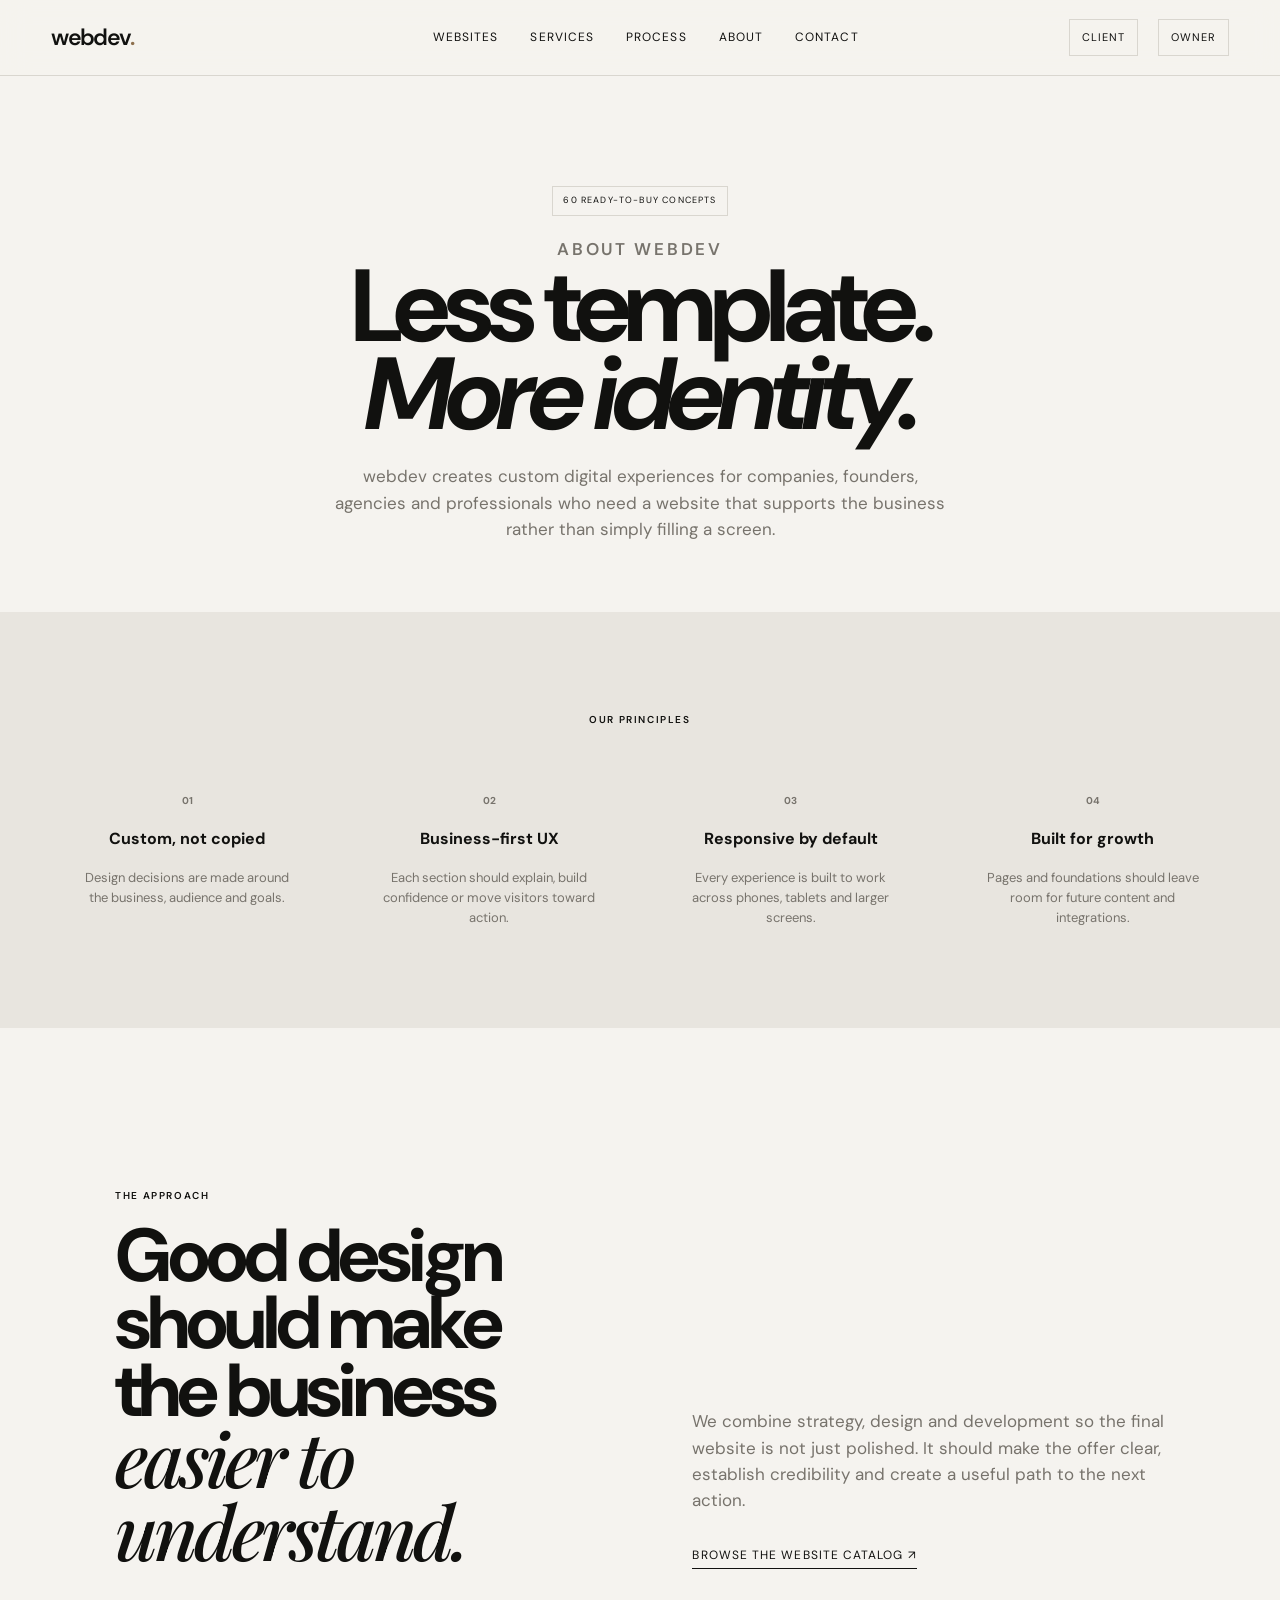
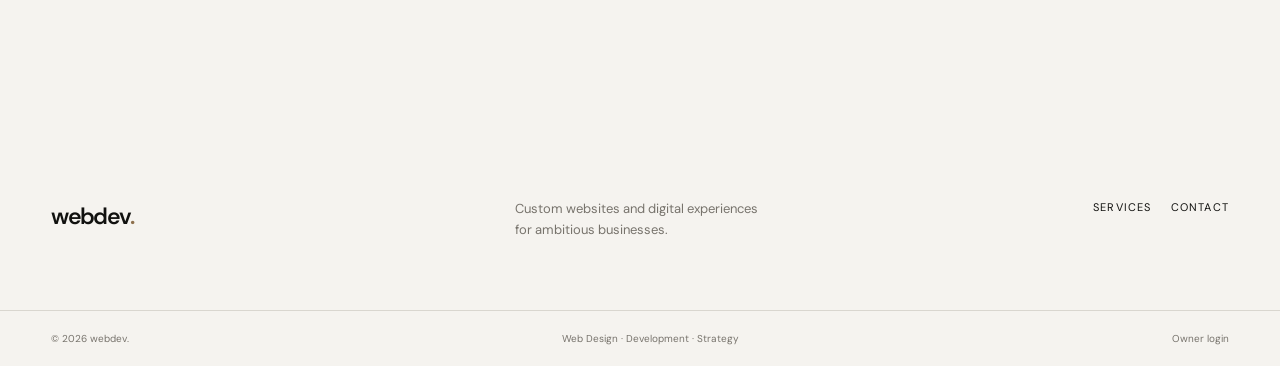
<file: about.html>
<!doctype html><html lang="en"><head><meta charset="UTF-8"><meta name="viewport" content="width=device-width,initial-scale=1"><meta name="description" content="About webdev and its approach to custom business websites."><title>About — webdev</title><link rel="stylesheet" href="style.css"></head><body><header class="nav"><a class="logo" href="index.html">webdev<span>.</span></a><nav><a href="websites.html">Websites</a><a href="services.html">Services</a><a href="process.html">Process</a><a href="about.html">About</a><a href="contact.html">Contact</a></nav><div class="actions"><a class="nav-portal" href="client.html">Client</a><a class="nav-portal" href="login.html">Owner</a></div><button class="menu" onclick="location.href='index.html'">Home</button></header><main><section class="catalog-hero"><p class="eyebrow">ABOUT WEBDEV</p><h1>Less template.<br><em>More identity.</em></h1><p>webdev creates custom digital experiences for companies, founders, agencies and professionals who need a website that supports the business rather than simply filling a screen.</p></section><section class="trust"><p class="eyebrow">OUR PRINCIPLES</p><div class="trust-grid"><div><b>01</b><h3>Custom, not copied</h3><p>Design decisions are made around the business, audience and goals.</p></div><div><b>02</b><h3>Business-first UX</h3><p>Each section should explain, build confidence or move visitors toward action.</p></div><div><b>03</b><h3>Responsive by default</h3><p>Every experience is built to work across phones, tablets and larger screens.</p></div><div><b>04</b><h3>Built for growth</h3><p>Pages and foundations should leave room for future content and integrations.</p></div></div></section><section class="manifesto"><div><p class="eyebrow">THE APPROACH</p><h2>Good design should make the business <em>easier to understand.</em></h2></div><div><p>We combine strategy, design and development so the final website is not just polished. It should make the offer clear, establish credibility and create a useful path to the next action.</p><a class="text-link" href="websites.html">Browse the website catalog ↗</a></div></section></main><footer><div class="footer-top"><a class="logo" href="index.html">webdev<span>.</span></a><p>Custom websites and digital experiences for ambitious businesses.</p><div class="social"><a href="services.html">Services</a><a href="contact.html">Contact</a></div></div><div class="footer-bottom"><span>© 2026 webdev.</span><span>Web Design · Development · Strategy</span><span><a href="login.html">Owner login</a></span></div></footer></body></html>
</file>
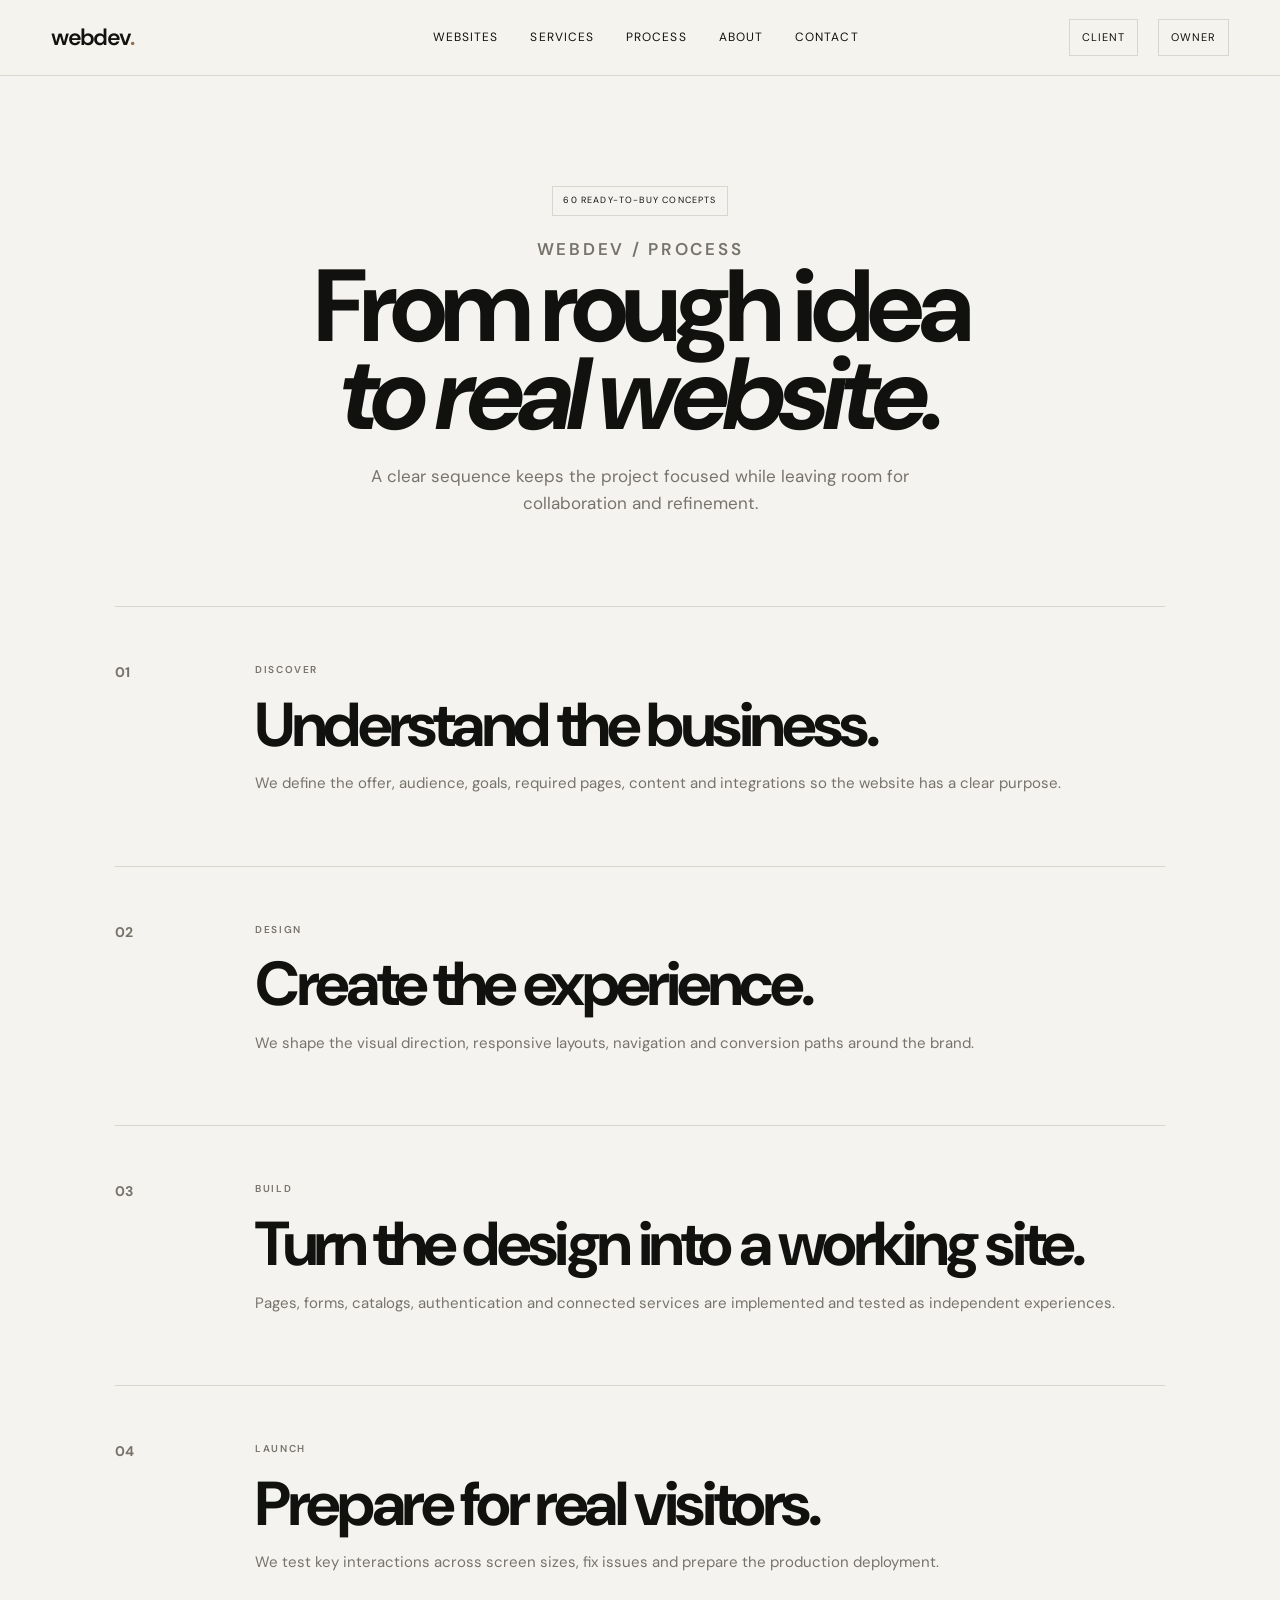
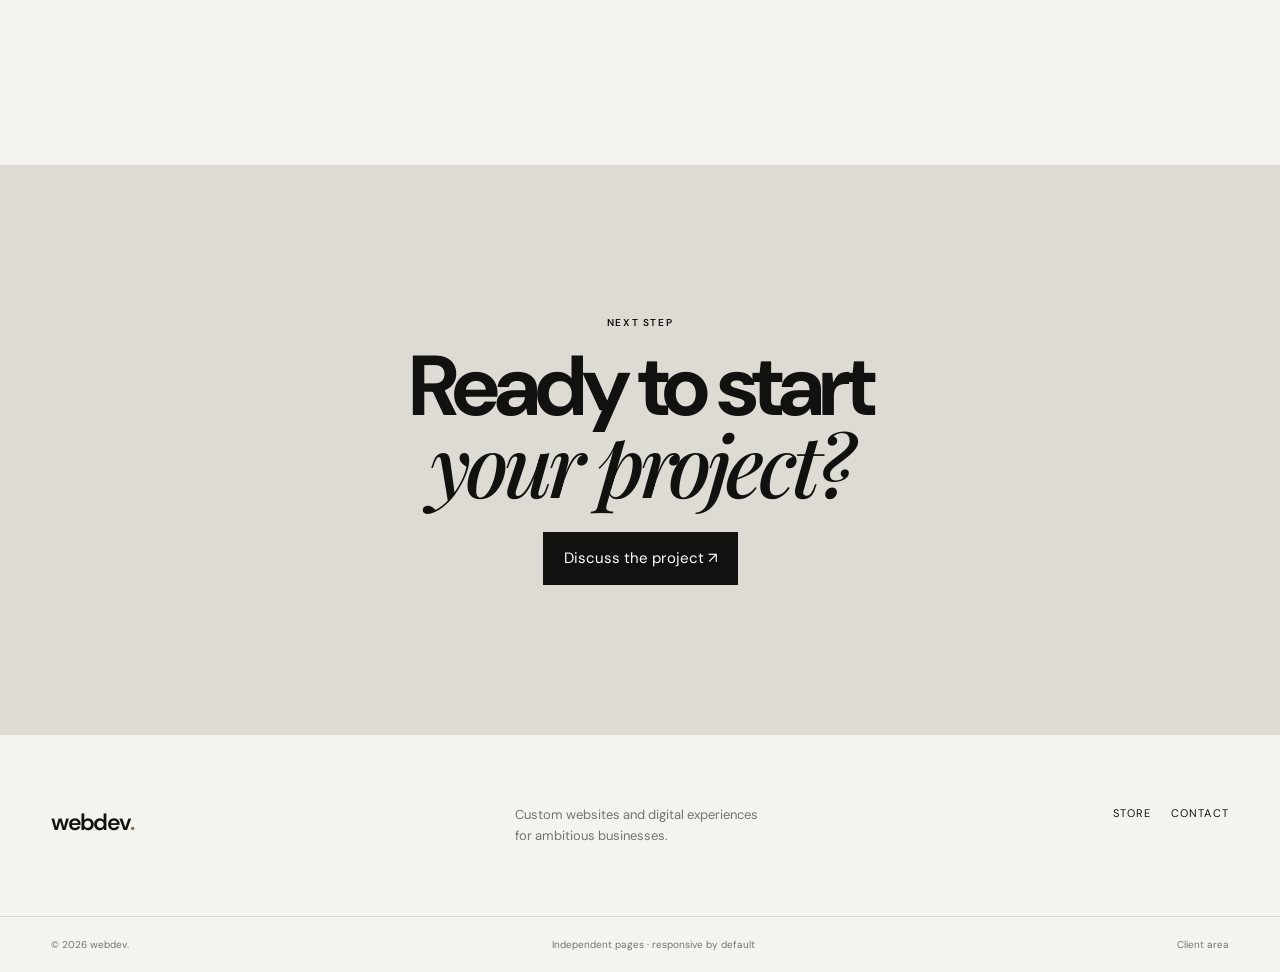
<file: process.html>
<!doctype html><html lang="en"><head><meta charset="UTF-8"><meta name="viewport" content="width=device-width,initial-scale=1"><meta name="description" content="The webdev website design and development process."><title>Process — webdev</title><link rel="stylesheet" href="style.css"></head><body><header class="nav"><a class="logo" href="index.html">webdev<span>.</span></a><nav><a href="websites.html">Websites</a><a href="services.html">Services</a><a href="process.html">Process</a><a href="about.html">About</a><a href="contact.html">Contact</a></nav><div class="actions"><a class="nav-portal" href="client.html">Client</a><a class="nav-portal" href="login.html">Owner</a></div><button class="menu" onclick="location.href='index.html'">Home</button></header><main><section class="catalog-hero"><p class="eyebrow">WEBDEV / PROCESS</p><h1>From rough idea<br><em>to real website.</em></h1><p>A clear sequence keeps the project focused while leaving room for collaboration and refinement.</p></section><section class="process-list"><article><b>01</b><div><p class="eyebrow">DISCOVER</p><h2>Understand the business.</h2><p>We define the offer, audience, goals, required pages, content and integrations so the website has a clear purpose.</p></div></article><article><b>02</b><div><p class="eyebrow">DESIGN</p><h2>Create the experience.</h2><p>We shape the visual direction, responsive layouts, navigation and conversion paths around the brand.</p></div></article><article><b>03</b><div><p class="eyebrow">BUILD</p><h2>Turn the design into a working site.</h2><p>Pages, forms, catalogs, authentication and connected services are implemented and tested as independent experiences.</p></div></article><article><b>04</b><div><p class="eyebrow">LAUNCH</p><h2>Prepare for real visitors.</h2><p>We test key interactions across screen sizes, fix issues and prepare the production deployment.</p></div></article></section><section class="newsletter"><p class="eyebrow">NEXT STEP</p><h2>Ready to start<br><em>your project?</em></h2><a class="btn dark" href="contact.html">Discuss the project ↗</a></section></main><footer><div class="footer-top"><a class="logo" href="index.html">webdev<span>.</span></a><p>Custom websites and digital experiences for ambitious businesses.</p><div class="social"><a href="websites.html">Store</a><a href="contact.html">Contact</a></div></div><div class="footer-bottom"><span>© 2026 webdev.</span><span>Independent pages · responsive by default</span><span><a href="client.html">Client area</a></span></div></footer></body></html>
</file>
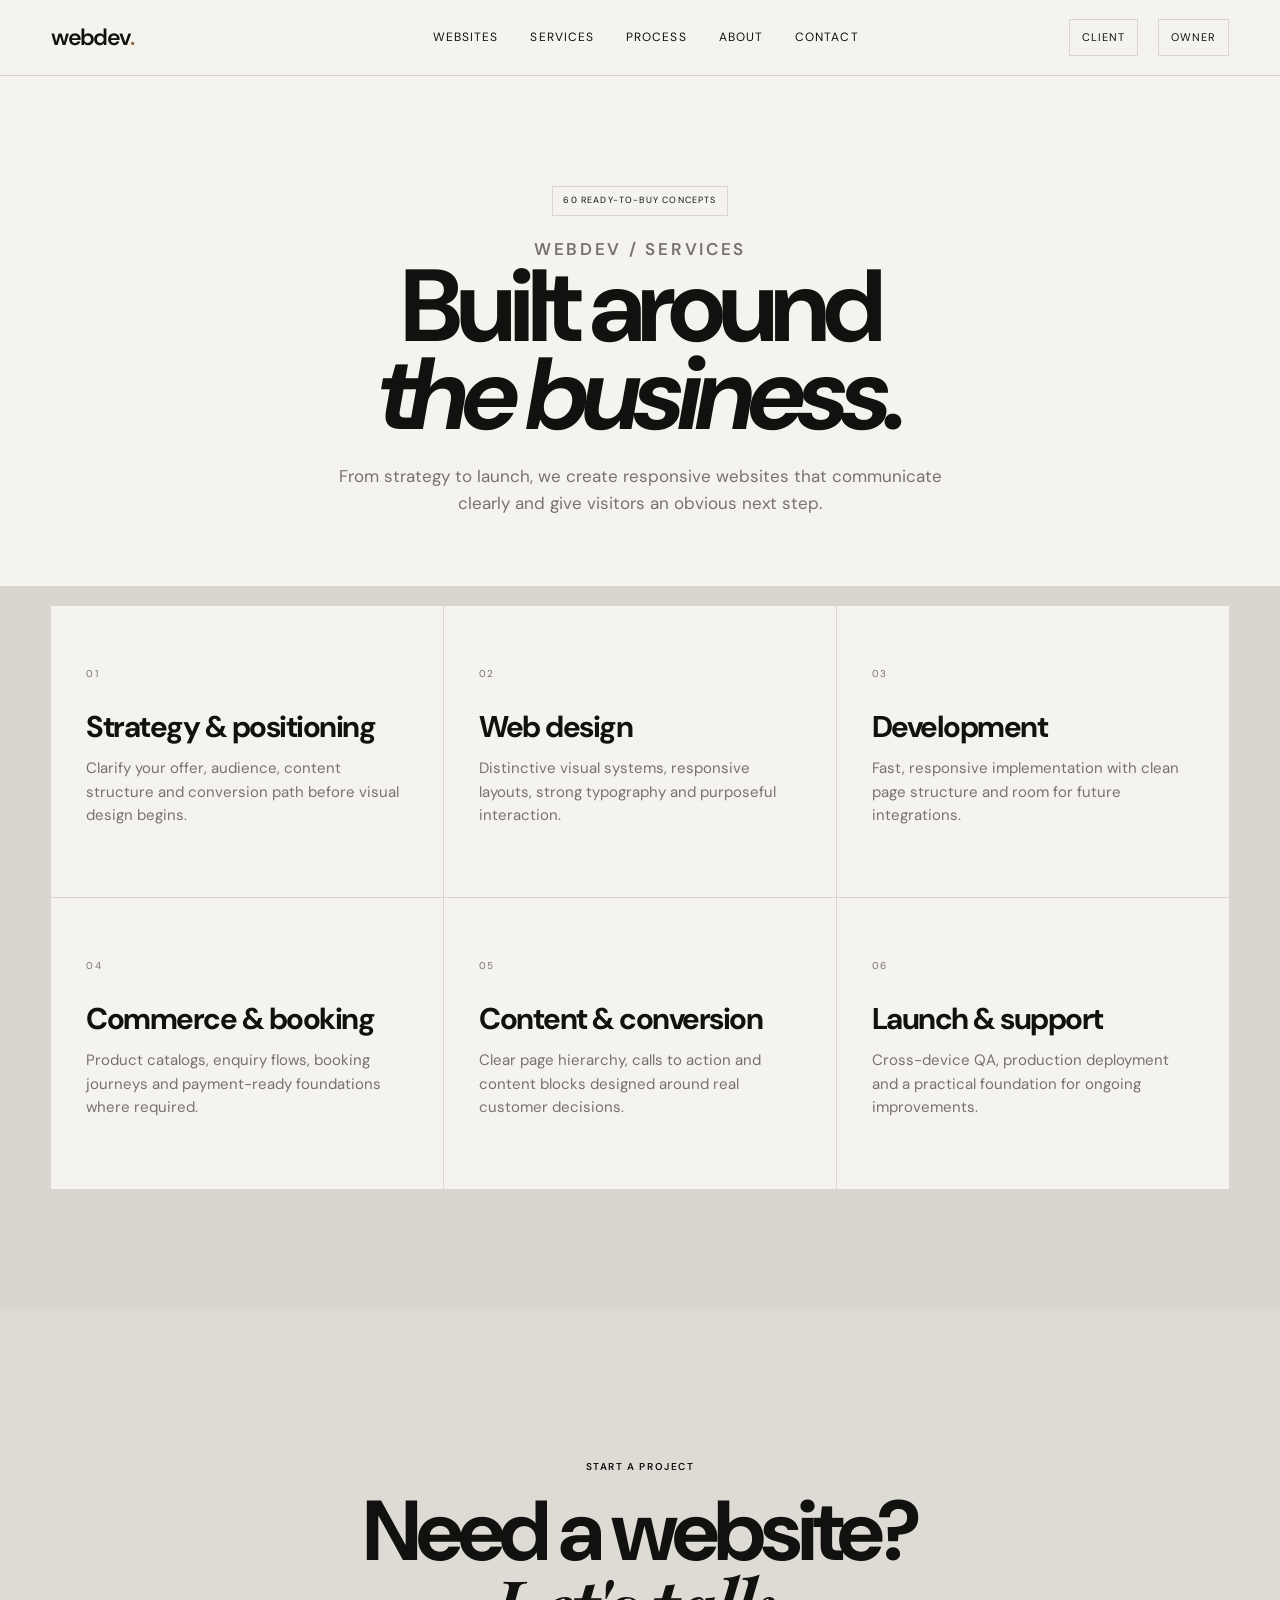
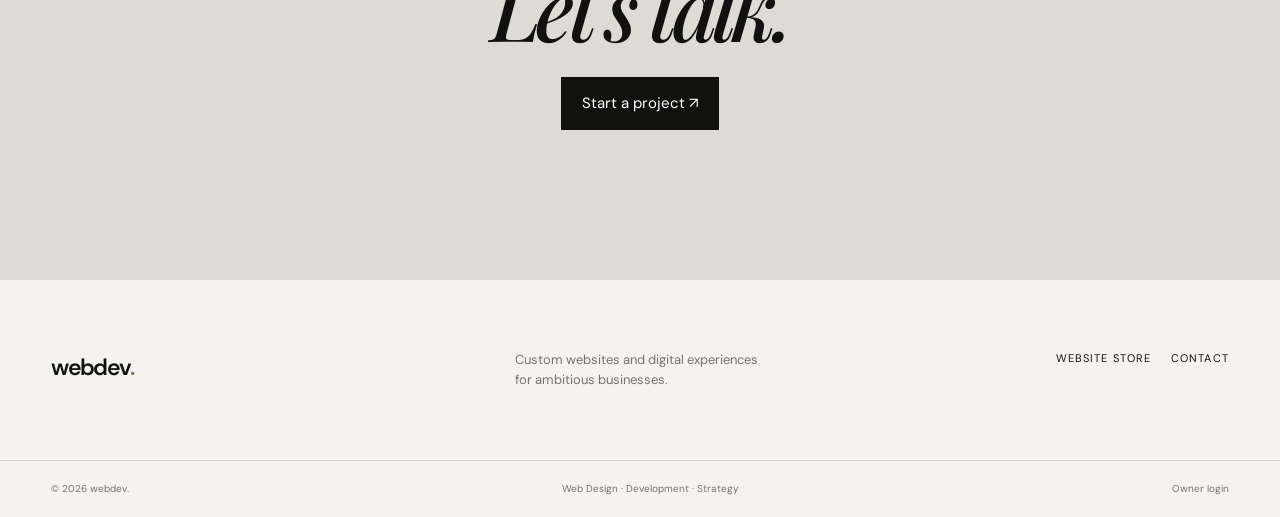
<file: services.html>
<!doctype html><html lang="en"><head><meta charset="UTF-8"><meta name="viewport" content="width=device-width,initial-scale=1"><meta name="description" content="Webdev website design, development and growth services."><title>Services — webdev</title><link rel="stylesheet" href="style.css"></head><body><header class="nav"><a class="logo" href="index.html">webdev<span>.</span></a><nav><a href="websites.html">Websites</a><a href="services.html">Services</a><a href="process.html">Process</a><a href="about.html">About</a><a href="contact.html">Contact</a></nav><div class="actions"><a class="nav-portal" href="client.html">Client</a><a class="nav-portal" href="login.html">Owner</a></div><button class="menu" onclick="location.href='index.html'">Home</button></header><main><section class="catalog-hero"><p class="eyebrow">WEBDEV / SERVICES</p><h1>Built around<br><em>the business.</em></h1><p>From strategy to launch, we create responsive websites that communicate clearly and give visitors an obvious next step.</p></section><section class="service-page-grid"><article><span>01</span><h2>Strategy & positioning</h2><p>Clarify your offer, audience, content structure and conversion path before visual design begins.</p></article><article><span>02</span><h2>Web design</h2><p>Distinctive visual systems, responsive layouts, strong typography and purposeful interaction.</p></article><article><span>03</span><h2>Development</h2><p>Fast, responsive implementation with clean page structure and room for future integrations.</p></article><article><span>04</span><h2>Commerce & booking</h2><p>Product catalogs, enquiry flows, booking journeys and payment-ready foundations where required.</p></article><article><span>05</span><h2>Content & conversion</h2><p>Clear page hierarchy, calls to action and content blocks designed around real customer decisions.</p></article><article><span>06</span><h2>Launch & support</h2><p>Cross-device QA, production deployment and a practical foundation for ongoing improvements.</p></article></section><section class="newsletter"><p class="eyebrow">START A PROJECT</p><h2>Need a website?<br><em>Let's talk.</em></h2><a class="btn dark" href="contact.html">Start a project ↗</a></section></main><footer><div class="footer-top"><a class="logo" href="index.html">webdev<span>.</span></a><p>Custom websites and digital experiences for ambitious businesses.</p><div class="social"><a href="websites.html">Website store</a><a href="contact.html">Contact</a></div></div><div class="footer-bottom"><span>© 2026 webdev.</span><span>Web Design · Development · Strategy</span><span><a href="login.html">Owner login</a></span></div></footer></body></html>
</file>
<file: style.css>
@import url('https://fonts.googleapis.com/css2?family=DM+Sans:wght@400;500;600&family=Playfair+Display:ital,wght@0,500;0,600;1,500&display=swap');
:root{--ink:#11110f;--paper:#f5f3ef;--muted:#77736c;--line:#d9d6cf;--white:#fff}*{box-sizing:border-box}html{scroll-behavior:smooth}body{margin:0;background:var(--paper);color:var(--ink);font-family:'DM Sans',sans-serif;font-size:15px;line-height:1.55}a{color:inherit;text-decoration:none}button,input{font:inherit}.announcement{padding:9px;text-align:center;background:#11110f;color:#f5f3ef;font-size:11px;letter-spacing:.08em;text-transform:uppercase}.announcement span{margin:0 12px;opacity:.5}.nav{height:76px;padding:0 4vw;display:flex;align-items:center;justify-content:space-between;border-bottom:1px solid var(--line);position:sticky;top:0;z-index:20;background:rgba(245,243,239,.94);backdrop-filter:blur(14px)}.logo{font-size:23px;letter-spacing:-.07em;font-weight:600}.logo span{color:#8d6f4c}.nav nav{display:flex;gap:32px;margin-left:7vw}.nav nav a,.actions button,.text-link{font-size:12px;text-transform:uppercase;letter-spacing:.09em}.actions{display:flex;gap:20px;align-items:center}.actions button,.menu{border:0;background:none;cursor:pointer}.actions b{font-size:10px;background:var(--ink);color:var(--paper);padding:2px 5px;border-radius:20px}.menu{display:none;font-size:20px}.hero{min-height:calc(100vh - 114px);position:relative;display:grid;place-items:center;overflow:hidden}.hero>img{position:absolute;width:100%;height:100%;object-fit:cover;filter:brightness(.72)}.hero:after{content:'';position:absolute;inset:0;background:linear-gradient(90deg,rgba(0,0,0,.48),rgba(0,0,0,.08),rgba(0,0,0,.3))}.hero-copy{position:relative;z-index:2;text-align:center;color:#fff;max-width:700px;padding:60px 24px}.eyebrow{font-size:10px;letter-spacing:.16em;text-transform:uppercase;margin:0 0 18px;font-weight:600}.hero h1{font-size:clamp(58px,9vw,125px);line-height:.84;letter-spacing:-.06em;margin:0 0 30px}.hero h1 em,h2 em{font-family:'Playfair Display',serif;font-weight:500}.hero-copy>p:not(.eyebrow){max-width:460px;margin:0 auto 30px;font-size:17px}.hero-actions{display:flex;justify-content:center;align-items:center;gap:25px}.btn{border:0;padding:15px 21px;display:inline-flex;gap:20px;align-items:center;justify-content:center;cursor:pointer;transition:.3s transform,.3s background}.btn:hover{transform:translateY(-3px)}.dark{background:#11110f;color:#fff}.light{background:#fff;color:#111}.text-link{border-bottom:1px solid currentColor;padding-bottom:4px}.hero-note{position:absolute;z-index:2;bottom:30px;right:4vw;color:#fff;text-align:right;font-size:10px;letter-spacing:.14em}.marquee{display:flex;overflow:hidden;white-space:nowrap;background:#111;color:#fff;padding:16px 0;font-size:10px;letter-spacing:.18em}.marquee div{min-width:100%;animation:marquee 22s linear infinite}@keyframes marquee{to{transform:translateX(-100%)}}.intro{text-align:center;padding:150px 20px;max-width:760px;margin:auto}.intro h2,.testimonials h2{font-size:clamp(45px,6vw,80px);line-height:.92;letter-spacing:-.055em;margin:0 0 28px}.intro>p:last-child{max-width:560px;margin:auto;color:var(--muted);font-size:17px}.section{padding:90px 4vw}.section-head{display:flex;justify-content:space-between;align-items:end;margin-bottom:35px}.section h2,.journal h2{font-size:42px;letter-spacing:-.05em;margin:0}.products{display:grid;grid-template-columns:repeat(4,1fr);gap:16px}.product-media{aspect-ratio:3/4;overflow:hidden;position:relative;background:#e6e2db}.product-media img,.feature img,.journal img{width:100%;height:100%;object-fit:cover;transition:transform .7s cubic-bezier(.2,.7,.2,1)}.product:hover img,.journal article:hover img{transform:scale(1.045)}.product-media button{position:absolute}.wish{top:14px;right:14px;border:0;background:#fff;border-radius:50%;width:34px;height:34px;cursor:pointer}.product-media>span{position:absolute;bottom:12px;left:12px;background:#fff;padding:5px 8px;font-size:9px;text-transform:uppercase;letter-spacing:.12em}.product-info{display:flex;justify-content:space-between;padding:13px 0 10px}.product h3{font-size:14px;margin:0}.product-info p{margin:3px 0;color:var(--muted);font-size:11px}.product strong{font-size:13px}.add{width:100%;border:1px solid var(--ink);background:transparent;padding:11px;display:flex;justify-content:space-between;cursor:pointer;transition:.25s}.add:hover{background:var(--ink);color:#fff}.feature-grid{display:grid;grid-template-columns:1.45fr .85fr;gap:16px;padding:0 4vw}.feature{height:700px;position:relative;overflow:hidden;color:#fff}.feature:after{content:'';position:absolute;inset:0;background:linear-gradient(transparent 35%,rgba(0,0,0,.65))}.feature>div{position:absolute;z-index:2;bottom:45px;left:45px;right:45px}.feature h2,.feature h3{font-size:clamp(42px,5vw,76px);line-height:.9;letter-spacing:-.06em;margin:0 0 25px}.feature h3{font-size:42px}.light-link{color:#fff}.manifesto{display:grid;grid-template-columns:1fr 1fr;gap:10%;padding:160px 9vw}.manifesto h2{font-size:clamp(45px,6vw,75px);line-height:.9;letter-spacing:-.055em;margin:0}.manifesto>div:last-child{max-width:500px;align-self:end;color:var(--muted);font-size:17px}.manifesto .text-link{display:inline-block;color:var(--ink);margin-top:15px}.trust{background:#e8e5df;padding:100px 4vw;text-align:center}.trust-grid{display:grid;grid-template-columns:repeat(4,1fr);gap:30px;margin-top:60px}.trust-grid b{font-size:10px;color:var(--muted)}.trust-grid h3{font-size:16px}.trust-grid p{font-size:13px;color:var(--muted);max-width:220px;margin:auto}.testimonials{text-align:center;padding:150px 4vw}.quote-wrap{display:flex;align-items:center;justify-content:center;gap:40px;margin-top:65px}.quote-nav{border:1px solid var(--line);background:none;border-radius:50%;width:48px;height:48px;cursor:pointer}.quote-wrap blockquote{max-width:700px;font-family:'Playfair Display',serif;font-size:clamp(25px,3vw,42px);line-height:1.15;margin:0}.quote-wrap cite{display:block;font:11px 'DM Sans';letter-spacing:.1em;text-transform:uppercase;margin-top:25px;color:var(--muted)}.journal{padding:80px 4vw}.journal-grid{display:grid;grid-template-columns:repeat(3,1fr);gap:16px}.journal article{cursor:pointer}.journal article>img{aspect-ratio:1.15;display:block}.journal article p{font-size:9px;letter-spacing:.14em;margin:15px 0 6px;color:var(--muted)}.journal h3{font-size:21px;line-height:1.1;margin:0;max-width:420px}.newsletter{text-align:center;padding:150px 20px;background:#dedbd4}.newsletter h2{font-size:clamp(48px,7vw,85px);line-height:.9;letter-spacing:-.06em;margin:0 0 25px}.newsletter>p:not(.eyebrow){color:var(--muted);max-width:440px;margin:0 auto 30px}.newsletter form{display:flex;max-width:500px;margin:auto;border-bottom:1px solid var(--ink)}.newsletter input{flex:1;border:0;background:transparent;padding:15px 0;outline:0}.newsletter form .btn{margin:5px 0}.newsletter small{display:block;margin-top:15px}.footer-top{padding:70px 4vw;display:grid;grid-template-columns:1fr 1fr 1fr;gap:30px;border-bottom:1px solid var(--line)}.footer-top p{max-width:250px;color:var(--muted);font-size:13px;margin:auto}.social{display:flex;justify-content:flex-end;gap:20px;font-size:11px;text-transform:uppercase;letter-spacing:.1em}.footer-bottom{padding:20px 4vw;display:flex;justify-content:space-between;color:var(--muted);font-size:10px}.drawer{position:fixed;inset:0;background:rgba(0,0,0,.38);z-index:50;opacity:0;pointer-events:none;transition:.3s}.drawer.open{opacity:1;pointer-events:auto}.drawer-inner{margin-left:auto;background:var(--paper);width:min(480px,100%);height:100%;padding:40px;transform:translateX(100%);transition:.45s cubic-bezier(.2,.7,.2,1);overflow:auto}.drawer.open .drawer-inner{transform:none}.close{float:right;border:0;background:none;font-size:30px;cursor:pointer}.drawer h2{font-size:40px;letter-spacing:-.05em;margin-top:70px}.drawer input{width:100%;padding:15px;border:1px solid var(--line);background:transparent;margin:8px 0}.cart-row{display:flex;justify-content:space-between;border-bottom:1px solid var(--line);padding:15px 0}.toast{position:fixed;bottom:25px;left:50%;transform:translate(-50%,30px);background:#111;color:#fff;padding:12px 20px;font-size:12px;opacity:0;transition:.3s;z-index:80}.toast.show{opacity:1;transform:translate(-50%,0)}@media(max-width:900px){.nav nav{display:none}.menu{display:block}.actions{margin-left:auto;margin-right:15px}.products{grid-template-columns:repeat(2,1fr)}.feature-grid,.manifesto{grid-template-columns:1fr}.feature{height:600px}.trust-grid{grid-template-columns:repeat(2,1fr)}.manifesto{padding:100px 8vw}.footer-top{grid-template-columns:1fr}.social{justify-content:flex-start}}@media(max-width:560px){.nav{padding:0 20px}.actions{gap:10px}.actions button{font-size:10px}.hero{min-height:78vh}.hero h1{font-size:64px}.hero-copy>p:not(.eyebrow){font-size:14px}.hero-actions{flex-direction:column}.section,.journal{padding:70px 20px}.products{gap:10px}.product-info{display:block}.feature-grid{padding:0 20px}.feature{height:520px}.feature>div{left:25px;right:25px;bottom:28px}.trust-grid,.journal-grid{grid-template-columns:1fr}.quote-wrap{gap:10px}.quote-wrap blockquote{font-size:27px}.quote-nav{flex:none;width:40px;height:40px}.footer-bottom{display:block;line-height:2}.footer-bottom span{display:block}.newsletter{padding:100px 20px}.newsletter form{display:block;border:0}.newsletter input{border-bottom:1px solid var(--ink);width:100%}.newsletter form .btn{width:100%;margin-top:10px}}

.nav-portal{font-size:11px;text-transform:uppercase;letter-spacing:.09em;border:1px solid var(--line);padding:9px 12px}.nav-portal:hover{background:#111;color:#fff}.catalog-hero{padding:110px 4vw 70px;text-align:center}.catalog-hero h1{font-size:clamp(52px,8vw,105px);line-height:.86;letter-spacing:-.06em;margin:0 0 25px}.catalog-hero p{max-width:620px;margin:auto;color:var(--muted);font-size:17px}.catalog{padding:20px 4vw 110px}.catalog-grid{display:grid;grid-template-columns:repeat(3,1fr);gap:22px}.site-card{background:#fff;border:1px solid var(--line);overflow:hidden}.site-card-media{aspect-ratio:1.2;overflow:hidden;position:relative}.site-card-media img{width:100%;height:100%;object-fit:cover;transition:.6s}.site-card:hover .site-card-media img{transform:scale(1.04)}.site-card-badge{position:absolute;top:14px;left:14px;background:#111;color:#fff;padding:6px 9px;font-size:9px;letter-spacing:.12em;text-transform:uppercase}.site-card-body{padding:22px}.site-card-body h2{font-size:25px;letter-spacing:-.04em;margin:0 0 7px}.site-card-body p{color:var(--muted);font-size:13px;margin:0 0 18px}.site-card-meta{display:flex;justify-content:space-between;align-items:center;margin-bottom:18px}.site-price{font-size:22px;font-weight:600}.site-actions{display:flex;gap:8px}.site-actions a,.site-actions button{flex:1;text-align:center;border:1px solid #111;padding:11px;background:#111;color:#fff;cursor:pointer}.site-actions a.secondary{background:transparent;color:#111}.portal-page{min-height:100vh;background:#11110f;color:#f5f3ef} .portal-shell{max-width:1180px;margin:auto;padding:35px 4vw} .portal-top{display:flex;justify-content:space-between;align-items:center;border-bottom:1px solid #333;padding-bottom:22px}.portal-logo{font-size:25px;letter-spacing:-.06em}.portal-logo span{color:#b18b61}.portal-main{padding:70px 0} .portal-card{background:#f5f3ef;color:#111;padding:35px;max-width:520px;margin:auto}.portal-card h1{font-size:42px;letter-spacing:-.05em;line-height:.95;margin:0 0 10px}.portal-card p{color:#777}.portal-form input,.portal-form textarea,.admin-form input,.admin-form textarea,.admin-form select{width:100%;padding:14px;border:1px solid #d9d6cf;background:#fff;margin:7px 0;font:inherit}.portal-form button,.admin-form button{width:100%;margin-top:10px}.portal-note{font-size:11px;color:#777;margin-top:18px}.admin-dashboard{min-height:100vh;background:#f5f3ef}.admin-layout{display:grid;grid-template-columns:230px 1fr;min-height:100vh}.admin-side{background:#11110f;color:#fff;padding:28px 22px}.admin-side h2{margin:0 0 35px}.admin-side a{display:block;padding:11px 0;color:#aaa;font-size:12px;text-transform:uppercase;letter-spacing:.08em}.admin-side a.active,.admin-side a:hover{color:#fff}.admin-content{padding:35px 4vw}.admin-header{display:flex;justify-content:space-between;align-items:center;margin-bottom:35px}.admin-header h1{font-size:42px;letter-spacing:-.05em;margin:0}.admin-table{background:#fff;border:1px solid var(--line);overflow:auto}.admin-row{display:grid;grid-template-columns:1.4fr .8fr .7fr .8fr;gap:15px;padding:16px 20px;border-bottom:1px solid var(--line);align-items:center;font-size:13px}.admin-row.head{font-size:10px;text-transform:uppercase;letter-spacing:.1em;color:#777}.admin-actions button{border:1px solid var(--line);background:none;padding:7px 10px;cursor:pointer}.admin-actions .danger{color:#a33}.admin-form{background:#fff;border:1px solid var(--line);padding:25px;margin-bottom:25px}.admin-form h2{margin-top:0}.admin-form-grid{display:grid;grid-template-columns:1fr 1fr;gap:10px}.admin-form textarea{min-height:100px;resize:vertical}.empty-state{text-align:center;padding:50px;color:#777}@media(max-width:800px){.catalog-grid{grid-template-columns:1fr 1fr}.admin-layout{grid-template-columns:1fr}.admin-side{display:flex;gap:20px;align-items:center;overflow:auto}.admin-side h2{margin:0}.admin-row{grid-template-columns:1.2fr .8fr .7fr}.admin-row.head{display:none}.admin-form-grid{grid-template-columns:1fr}}@media(max-width:560px){.catalog-grid{grid-template-columns:1fr}.catalog-hero{padding:80px 20px 50px}.catalog{padding:10px 20px 70px}.admin-content{padding:25px 20px}.admin-header{display:block}.admin-header .btn{margin-top:15px}.portal-shell{padding:25px 20px}}

/* WEBDEV MARKET / OWNER STUDIO UPGRADE */
.site-card-index{font-size:9px;letter-spacing:.14em;color:var(--muted);text-transform:uppercase;margin-bottom:8px}.site-features{display:flex;flex-wrap:wrap;gap:6px;margin:0 0 18px}.site-features span{font-size:9px;letter-spacing:.04em;padding:6px 8px;background:#f0eee9;border-radius:99px}.catalog-hero:before{content:'60 READY-TO-BUY CONCEPTS';display:inline-block;border:1px solid var(--line);padding:7px 10px;margin-bottom:20px;font-size:9px;letter-spacing:.13em}.admin-content{max-width:1500px}.admin-side{position:sticky;top:0;height:100vh}.admin-brand{display:flex;align-items:center;gap:11px;margin-bottom:48px}.admin-brand strong{display:block;font-size:18px;letter-spacing:-.05em}.admin-brand small{display:block;font-size:8px;letter-spacing:.14em;color:#777;margin-top:2px}.admin-mark{display:grid;place-items:center;width:38px;height:38px;background:#f5f3ef;color:#111;border-radius:50%;font-family:'Playfair Display',serif;font-size:20px}.admin-side-label{font-size:8px;color:#666;letter-spacing:.16em;text-transform:uppercase;margin:25px 0 7px}.admin-side a{border-left:1px solid transparent;padding-left:12px}.admin-side a.active{border-left-color:#fff;background:rgba(255,255,255,.05)}.admin-subtitle{color:var(--muted);max-width:540px;margin:12px 0 0}.admin-stats{display:grid;grid-template-columns:repeat(3,1fr);gap:12px;margin-bottom:55px}.admin-stats article{background:#fff;border:1px solid var(--line);padding:24px;min-height:145px;display:flex;flex-direction:column;justify-content:space-between}.admin-stats span{font-size:9px;letter-spacing:.14em;color:var(--muted)}.admin-stats strong{font-size:42px;letter-spacing:-.06em;line-height:1}.admin-stats small{font-size:11px;color:var(--muted)}.admin-toolbar{display:flex;justify-content:space-between;align-items:end;margin-bottom:18px}.admin-toolbar h2{font-size:32px;letter-spacing:-.05em;margin:0}.admin-table{box-shadow:0 18px 50px rgba(17,17,15,.04)}.admin-row{min-height:76px}.admin-site{display:flex;align-items:center;gap:13px;min-width:0}.admin-site img{width:58px;height:42px;object-fit:cover;background:#ddd}.admin-site strong,.admin-site small{display:block;white-space:nowrap;overflow:hidden;text-overflow:ellipsis}.admin-site small{font-size:10px;color:var(--muted);margin-top:3px}.admin-form{box-shadow:0 18px 50px rgba(17,17,15,.05);margin-bottom:30px}.form-heading{display:flex;justify-content:space-between;align-items:start}.form-heading h2{font-size:30px;letter-spacing:-.04em;margin:0}.form-close{border:0;background:none;font-size:28px;cursor:pointer;color:var(--muted)}.admin-form label{display:block;font-size:10px;letter-spacing:.1em;text-transform:uppercase;margin-top:12px}.admin-form label input,.admin-form label textarea{margin-top:7px}.form-actions{display:flex;gap:10px}.form-actions .btn{width:auto}.site-actions a{transition:.2s}.site-actions a:hover{transform:translateY(-2px)}@media(max-width:800px){.admin-side{position:relative;height:auto}.admin-stats{grid-template-columns:1fr}.admin-toolbar{align-items:start;gap:20px}.admin-row{grid-template-columns:1.4fr .8fr .7fr}.admin-row>span:nth-child(2){display:none}}
/* LIVE CATALOG PRODUCTS */
.catalog-live-note{font-size:11px;letter-spacing:.04em;color:var(--muted);margin:8px 0 0}.product-price-row{display:flex;justify-content:space-between;align-items:center;padding:0 0 10px}.product-price-row strong{font-size:18px;letter-spacing:-.03em}.product-price-row span{font-size:10px;color:var(--muted);text-transform:uppercase;letter-spacing:.08em}.product-link{text-decoration:none}.product-loading .product-media{background:linear-gradient(110deg,#e8e5df 30%,#f5f3ef 45%,#e8e5df 60%);min-height:100%}.product-loading{min-height:400px}@media(max-width:560px){.catalog-live-note{margin-top:10px}.product-price-row{align-items:flex-start;gap:8px}.product-price-row span{font-size:8px}}

.catalog-tools{display:grid;grid-template-columns:minmax(240px,1.7fr) 1fr 1fr auto;gap:10px;align-items:center;margin:0 0 24px;padding:14px;background:#fff;border:1px solid var(--line);position:sticky;top:76px;z-index:10}.catalog-tools input,.catalog-tools select{border:1px solid var(--line);background:var(--paper);padding:12px;min-width:0;outline:none}.catalog-tools span{font-size:10px;letter-spacing:.1em;text-transform:uppercase;color:var(--muted);white-space:nowrap}.service-page-grid{padding:20px 4vw 120px;display:grid;grid-template-columns:repeat(3,1fr);gap:1px;background:var(--line)}.service-page-grid article{background:var(--paper);padding:55px 35px;min-height:250px}.service-page-grid article span{font-size:10px;color:var(--muted);letter-spacing:.14em}.service-page-grid h2{font-size:30px;line-height:1;letter-spacing:-.05em;margin:28px 0 15px}.service-page-grid p,.process-list p{color:var(--muted)}.process-list{padding:20px 9vw 120px}.process-list article{display:grid;grid-template-columns:100px 1fr;gap:40px;border-top:1px solid var(--line);padding:55px 0}.process-list article>b{font-size:14px;color:var(--muted)}.process-list h2{font-size:clamp(34px,5vw,62px);letter-spacing:-.055em;line-height:.95;margin:0 0 18px}.contact-page{padding:110px 9vw 140px;display:grid;grid-template-columns:1fr 1fr;gap:10vw;min-height:70vh}.contact-page h1{font-size:clamp(50px,7vw,90px);line-height:.86;letter-spacing:-.06em;margin:0 0 25px}.contact-page>div>p:last-child{max-width:470px;color:var(--muted);font-size:17px}.contact-form{background:#fff;border:1px solid var(--line);padding:35px}.contact-form label{display:block;text-transform:uppercase;letter-spacing:.1em;font-size:9px;margin-bottom:15px}.contact-form input,.contact-form textarea{display:block;width:100%;border:1px solid var(--line);background:var(--paper);padding:14px;margin-top:7px;font:inherit;outline:none}.contact-form textarea{min-height:160px;resize:vertical}.contact-form button{width:100%;margin-top:5px}.contact-form small{display:block;margin-top:15px;color:var(--muted)}.detail-page{padding:60px 4vw 120px;display:grid;grid-template-columns:minmax(0,1.15fr) minmax(360px,.85fr);gap:60px;align-items:start}.detail-media{background:#e8e5df;overflow:hidden;aspect-ratio:1.05}.detail-media img{width:100%;height:100%;object-fit:cover}.detail-copy{padding:35px 0}.detail-copy h1{font-size:clamp(48px,6vw,85px);line-height:.88;letter-spacing:-.06em;margin:0 0 22px}.detail-description{font-size:18px;color:var(--muted);max-width:580px}.detail-price{font-size:32px;font-weight:600;letter-spacing:-.04em;margin:28px 0 18px}.detail-actions{display:flex;gap:10px;flex-wrap:wrap;margin:28px 0 45px}.detail-actions .btn{min-width:190px}.detail-notes{border-top:1px solid var(--line);margin-bottom:35px}.detail-notes div{padding:16px 0;border-bottom:1px solid var(--line)}.detail-notes b,.detail-notes span{display:block}.detail-notes b{font-size:11px;text-transform:uppercase;letter-spacing:.1em}.detail-notes span{font-size:12px;color:var(--muted);margin-top:4px}@media(max-width:800px){.catalog-tools{grid-template-columns:1fr 1fr;top:76px}.catalog-tools input{grid-column:1/-1}.service-page-grid{grid-template-columns:1fr 1fr}.contact-page,.detail-page{grid-template-columns:1fr}.detail-copy{padding:0}.process-list{padding:10px 20px 80px}}@media(max-width:560px){.catalog-tools{grid-template-columns:1fr;top:76px}.catalog-tools input{grid-column:auto}.catalog-tools span{display:none}.service-page-grid{grid-template-columns:1fr;padding-left:20px;padding-right:20px}.service-page-grid article{padding:40px 25px}.process-list article{grid-template-columns:45px 1fr;gap:10px;padding:40px 0}.contact-page{padding:75px 20px 90px;gap:40px}.contact-form{padding:22px}.detail-page{padding:30px 20px 80px;gap:25px}.detail-actions .btn{width:100%}}

/* CLIENT + OWNER RESPONSIVE UX — MOBILE FIRST */
.portal-page{overflow-x:hidden}
.portal-shell{width:100%}
.portal-top{gap:18px}
.portal-top>div{display:flex;align-items:center;gap:14px;flex-wrap:wrap;justify-content:flex-end}
.portal-card{width:100%}
.portal-form .admin-form-grid{grid-template-columns:repeat(2,minmax(0,1fr))}
.portal-card .admin-form{width:100%}
.admin-dashboard{overflow-x:hidden}
.admin-layout{min-width:0}
.admin-content{min-width:0}
.admin-toolbar,.admin-header{gap:20px}
.admin-header>div{min-width:0}
.admin-form-grid{min-width:0}
.admin-form-grid>*{min-width:0}
.admin-table{width:100%;min-width:0}
.admin-row>*{min-width:0}
.admin-row .admin-actions{display:flex;gap:6px;flex-wrap:wrap}
@media(max-width:800px){
  .portal-shell{padding:24px 20px}
  .portal-top{align-items:flex-start}
  .portal-top>div{font-size:11px;gap:9px}
  .portal-main{padding:45px 0}
  .portal-card{padding:24px}
  .portal-card h1{font-size:clamp(38px,11vw,58px)}
  .portal-form .admin-form-grid{grid-template-columns:1fr}
  .admin-layout{display:block}
  .admin-side{position:sticky;top:0;z-index:30;display:flex;align-items:center;gap:14px;padding:14px 18px;overflow-x:auto;white-space:nowrap;box-shadow:0 8px 25px rgba(0,0,0,.14)}
  .admin-brand{flex:0 0 auto;margin:0 8px 0 0}
  .admin-side-label{display:none}
  .admin-side a{flex:0 0 auto;border-left:0!important;padding:9px 11px!important;background:transparent!important;border-radius:99px;font-size:10px}
  .admin-side a.active{background:rgba(255,255,255,.1)!important}
  .admin-content{padding:28px 20px 60px}
  .admin-header{display:flex;align-items:flex-start}
  .admin-header h1{font-size:clamp(34px,8vw,48px)}
  .admin-stats{grid-template-columns:repeat(3,minmax(0,1fr));gap:8px;margin-bottom:38px}
  .admin-stats article{min-height:125px;padding:17px}
  .admin-stats strong{font-size:28px}
  .admin-toolbar{align-items:flex-start;flex-wrap:wrap}
  .admin-toolbar h2{font-size:28px}
  .admin-table{background:transparent;border:0;box-shadow:none;overflow:visible}
  .admin-row{display:grid;grid-template-columns:1fr auto;gap:12px;margin-bottom:9px;background:#fff;border:1px solid var(--line);padding:15px;border-radius:2px}
  .admin-row.head{display:none}
  .admin-row>span:nth-child(2),.admin-row>span:nth-child(3){display:block}
  .admin-row>span:nth-child(4){grid-column:1/-1}
  .admin-site{grid-column:1/-1}
  .admin-actions{grid-column:1/-1}
  .admin-form{padding:20px}
}
@media(max-width:560px){
  .portal-top{display:block}
  .portal-top>div{margin-top:14px;justify-content:flex-start}
  .portal-main{padding:30px 0}
  .portal-card{padding:20px}
  .portal-card h1{font-size:42px}
  .portal-card>p{font-size:14px}
  .portal-card .admin-form{padding:18px}
  .portal-card .admin-form h2{font-size:23px}
  .portal-form input,.portal-form textarea,.admin-form input,.admin-form textarea,.admin-form select{font-size:16px;padding:13px}
  .portal-card .btn,.admin-form .btn{min-height:48px}
  .admin-side{gap:7px;padding:11px 12px}
  .admin-brand strong{font-size:16px}
  .admin-brand small{font-size:7px}
  .admin-mark{width:34px;height:34px}
  .admin-content{padding:22px 14px 55px}
  .admin-header{display:block}
  .admin-header .btn{width:100%;margin-top:18px}
  .admin-stats{grid-template-columns:1fr;gap:8px}
  .admin-stats article{min-height:100px}
  .admin-stats strong{font-size:34px}
  .admin-toolbar{display:block}
  .admin-toolbar .text-link{display:inline-block;margin-top:10px}
  .admin-row{grid-template-columns:1fr}
  .admin-row>span,.admin-row>div{grid-column:1/-1!important}
  .admin-site img{width:70px;height:50px}
  .admin-actions button{min-height:42px;padding:9px 12px}
  .form-heading{gap:10px}
  .form-heading h2{font-size:25px}
  .form-actions{flex-direction:column}
  .form-actions .btn{width:100%}
  .site-actions{flex-direction:column}
  .site-actions a,.site-actions button{width:100%}
}

/* CLIENT WORKSPACE — FINAL MOBILE POLISH */
.client-workspace{width:100%;max-width:1000px;margin:0 auto}
.client-workspace .admin-form{margin-top:18px}
.client-setup-grid{display:grid;grid-template-columns:1fr 1fr;gap:12px}
.client-project-grid{display:grid;grid-template-columns:1fr 1fr;gap:14px}
.client-project-grid .admin-form{margin:0}
.client-project-grid .admin-form h2{overflow-wrap:anywhere}
.client-email{font-size:clamp(18px,2.2vw,26px);line-height:1.15;overflow-wrap:anywhere}
.client-checklist{display:flex;flex-wrap:wrap;gap:10px 20px;color:var(--muted)}
.client-checklist span{white-space:nowrap}
@media(max-width:700px){
  .client-workspace{max-width:100%}
  .client-setup-grid,.client-project-grid{grid-template-columns:1fr}
  .client-workspace .admin-form{margin-top:14px}
  .client-workspace .admin-form h2{font-size:24px}
  .client-email{font-size:18px}
  .client-checklist{display:grid;grid-template-columns:1fr 1fr;gap:10px}
}
@media(max-width:430px){
  .client-checklist{grid-template-columns:1fr}
  .client-checklist span{white-space:normal}
}

/* CLIENT WORKSPACE — DESKTOP + MOBILE LAYOUT FIX */
.client-workspace{width:100%;max-width:1180px;margin:0 auto}
.client-workspace .portal-card{max-width:none!important;width:100%}
.client-workspace .workspace-grid{display:grid;grid-template-columns:minmax(0,1fr) minmax(0,1fr);gap:20px}
.client-workspace .setup-grid{display:grid;grid-template-columns:minmax(0,1fr) minmax(0,1fr);gap:10px}
.client-workspace textarea{min-height:150px;resize:vertical}
.client-workspace .checklist{line-height:2}
@media(max-width:800px){
 .client-workspace .workspace-grid,.client-workspace .setup-grid{grid-template-columns:1fr}
 .client-workspace .portal-card{padding:24px}
}
@media(max-width:560px){
 .client-workspace .portal-card{padding:18px}
 .client-workspace .workspace-grid,.client-workspace .setup-grid{gap:10px}
 .client-workspace .portal-card h1{font-size:42px}
 .client-workspace .portal-card h2{font-size:23px}
 .client-workspace textarea{min-height:140px}
 .client-workspace .checklist{font-size:12px}
}


/* CLIENT WORKSPACE — OVERFLOW + MOBILE CARD REFINEMENT */
#workspace,
#projectArea,
.client-project-grid,
.client-project-grid > *,
.client-workspace .admin-form {
  min-width: 0;
  max-width: 100%;
}

.client-project-grid {
  width: 100%;
}

.client-project-grid .admin-form {
  overflow: hidden;
}

.client-email {
  display: block;
  width: 100%;
  max-width: 100%;
  white-space: normal;
  overflow-wrap: anywhere;
  word-break: break-word;
  hyphens: auto;
}

.client-workspace textarea {
  display: block;
  width: 100%;
  max-width: 100%;
  min-width: 0;
  box-sizing: border-box;
}

.client-workspace .btn {
  max-width: 100%;
}

@media (max-width: 800px) {
  .client-workspace {
    overflow: hidden;
  }

  .client-project-grid {
    grid-template-columns: 1fr;
    gap: 12px;
  }

  .client-project-grid .admin-form {
    width: 100%;
    margin: 0 0 12px;
  }

  .client-workspace #projectArea > .admin-form {
    width: 100%;
  }
}

@media (max-width: 560px) {
  .client-workspace {
    padding: 16px !important;
  }

  .client-workspace .admin-form {
    padding: 17px;
    margin-bottom: 12px;
  }

  .client-project-grid {
    gap: 0;
  }

  .client-project-grid .admin-form {
    padding: 17px;
    margin-bottom: 12px;
  }

  .client-project-grid .eyebrow {
    margin-bottom: 10px;
  }

  .client-project-grid h2 {
    font-size: 22px;
    line-height: 1.12;
    margin-bottom: 8px;
  }

  .client-email {
    font-size: 17px !important;
    line-height: 1.25 !important;
  }

  .client-workspace #requestText {
    min-height: 150px;
    line-height: 1.5;
  }

  .client-workspace #sendRequest {
    width: 100%;
  }

  .client-checklist {
    display: grid;
    grid-template-columns: 1fr;
    gap: 8px;
  }
}

/* MOBILE: compact PROJECT STATUS + ACCOUNT cards */
@media (max-width:560px){
  .client-project-grid .admin-form{padding:12px 14px;margin-bottom:10px}
  .client-project-grid .admin-form .eyebrow{margin-bottom:7px}
  .client-project-grid h2{font-size:20px;line-height:1.12;margin:0 0 6px}
  .client-project-grid .client-email{font-size:15px!important;line-height:1.2!important;margin-bottom:8px}
  .client-project-grid #logoutClient{min-height:42px;padding:10px 14px;margin-top:4px}
}
</file>
